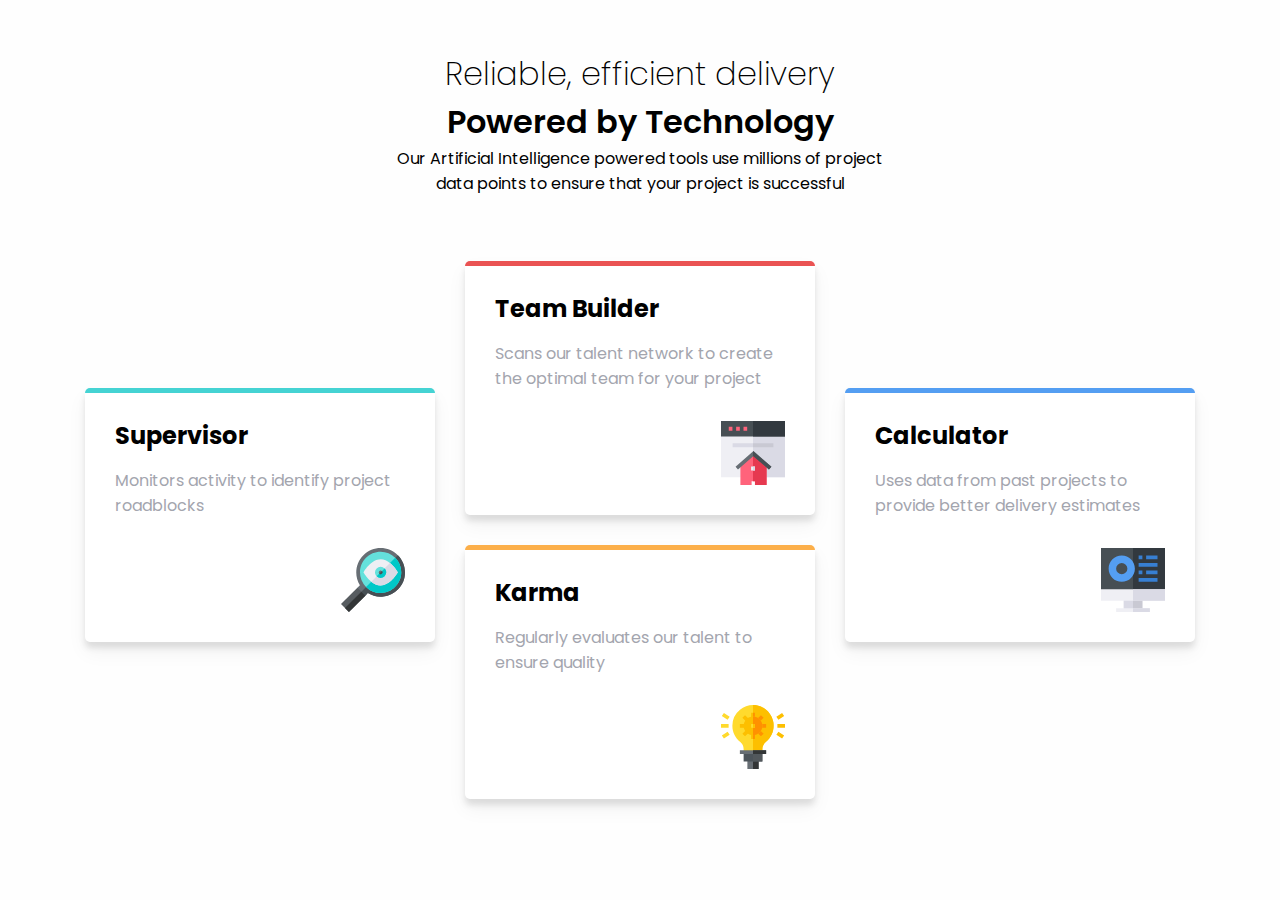
<file: Pagina Projetos/index.html>
<!DOCTYPE html>
<html lang="en">

<head>
  <meta charset="UTF-8">
  <meta name="viewport" content="width=device-width, initial-scale=1.0">
  <link rel="icon" type="image/png" sizes="32x32" href="favicon-32x32.png">
  <link rel="stylesheet" href="styleprojetos.css">
</head>

<body>
  <header>
  <h1>Reliable, efficient delivery 
  <span>Powered by Technology</span> 
  </h1>
  Our Artificial Intelligence powered tools use millions of project data points to ensure that your project is successful
</header>

  <div class="container">
    <div class="box box-cyan box-sides">
      <h2>Supervisor</h3>
      <p>Monitors activity to identify project roadblocks</p>
      <img src="icon-supervisor.svg" alt="">
    </div>
    <div class="box box-red">
      <h2>Team Builder</h2>
      <p>Scans our talent network to create the optimal team for your project</p>
      <img src="icon-team-builder.svg" alt="">
    </div>
    <div class="box box-blue box-sides">
      <h2>Calculator</h2>
      <p>Uses data from past projects to provide better delivery estimates</p>
      <img src="icon-calculator.svg" alt="">
    </div>
    <div class="box box-orange">
      <h2>Karma</h2>
      <p>Regularly evaluates our talent to ensure quality</p>
      <img src="icon-karma.svg" alt="">
    </div>
  </div>
</body>
</html>
</file>
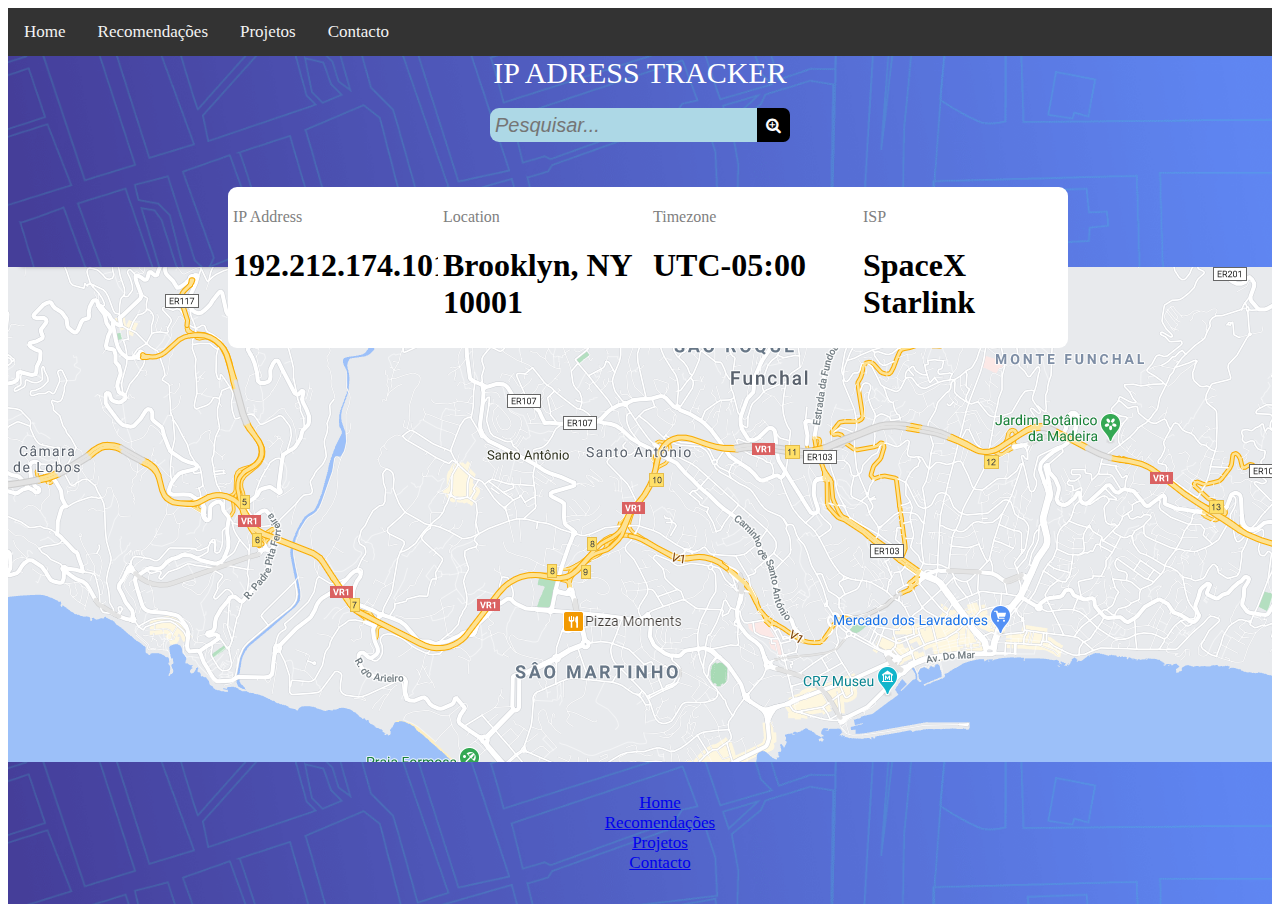
<file: Pagina Contactos/contactos.html>
<!DOCTYPE html>
<html lang="en">
<head>
  <meta charset="UTF-8">
  <meta name="viewport" content="width=device-width, initial-scale=1.0"> 
  <link rel="icon" type="image/png" sizes="32x32" href="./images/favicon-32x32.png">
  <link rel="stylesheet" href="stylecontactos.css">
  <link rel="stylesheet" href="https://stackpath.bootstrapcdn.com/font-awesome/4.7.0/css/font-awesome.min.css" integrity="sha384-wvfXpqpZZVQGK6TAh5PVlGOfQNHSoD2xbE+QkPxCAFlNEevoEH3Sl0sibVcOQVnN" crossorigin="anonymous">
  <title>Contact Page</title>

</head>
<body>
  <header>
    <div class="topnav">
      <a href="index.html">Home</a>
      <a href="#">Recomendações</a>
      <a href="#">Projetos</a>
      <a href="contactos.html">Contacto</a>
    </div>
  </header>

  <div class="background">
    <div class="titleformat">IP ADRESS TRACKER</div>
    <br>
    <div class="searchbox1">
      <input type="text" id="search" placeholder="Pesquisar..."/>
      <i class="fa fa-search-plus searchbox2" aria-hidden="true"></i>
    </div>
  </div> 
    <div class="format">
      <div class="searchup" style="border-top-left-radius: 9px; border-bottom-left-radius: 9px;">
        <p>IP Address</p>
        <h1>192.212.174.101</h1>
      </div>
      <div class="searchup">
        <p>Location</p>
        <h1>Brooklyn, NY 10001</h1>
      </div>
      <div class="searchup">
        <p>Timezone</p>
        <h1>UTC-05:00</h1>
      </div>
      <div class="searchup" style="border-top-right-radius: 9px; border-bottom-right-radius: 9px;">
        <p>ISP</p>
        <h1>SpaceX Starlink</h1>
      </div>
    </div>

    <div class="imagem"></div>

    <footer class="footer-area" style="background-image: url(pattern-bg.png);background-size: cover;">
      <div class="row">
        <div class="footer-nav">
            <ul style="list-style-type:none">
                <li><a href="index.html">Home</a></li>
                <li><a href="#">Recomendações</a></li>
                <li><a href="#">Projetos</a></li>
                <li><a href="contactos.html">Contacto</a></li>
            </ul>
        </div>
      </div>
    </footer>
</body>
</html>
</file>
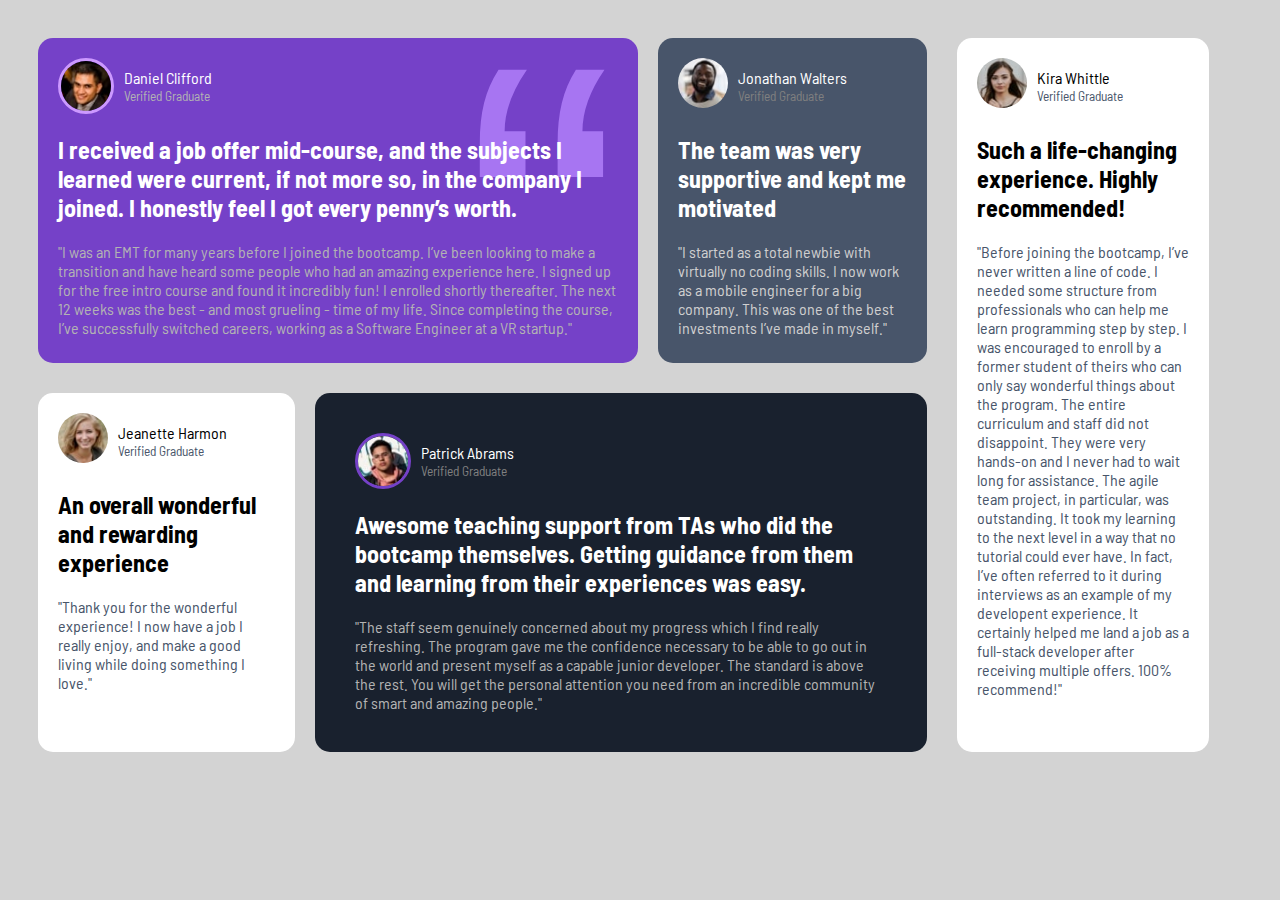
<file: Pagina Recomendações/recomendacoes.html>
<!DOCTYPE html>
<html lang="en">

<head>
  <meta charset="UTF-8">
  <meta name="viewport" content="width=device-width, initial-scale=1.0">
  <link href='https://fonts.googleapis.com/css?family=Barlow Semi Condensed' rel='stylesheet'>
  <link rel="icon" type="image/png" sizes="32x32" href="favicon-32x32.png">
  <link rel="stylesheet" href="stylerecomendacoes.css">
</head>

<body>

  <div class="area1">
    <div class="dflex">
      <div class="area4">
        <div class="dflex">
        <img class="imageborderdaniel" src="image-daniel.jpg" alt="">
        <div>
          <div class="name textfamily">
        Daniel Clifford
          </div>

  <small class="textfamily" style="color: hsl(0, 0%, 70%)">Verified Graduate</small>
        </div>
        </div>
        <div>
  <h2 class="textfamily">I received a job offer mid-course, and the subjects I learned
     were current, if not more so, in the company I joined.
      I honestly feel I got every penny’s worth.</h2>
        </div>
        <div>
  <p class="textfamily"  style="color: hsl(0, 0%, 70%)">"I was an EMT for many years before I joined the bootcamp. I’ve been looking to make a 
  transition and have heard some people who had an amazing experience here. I signed up for
   the free intro course and found it incredibly fun! I enrolled shortly thereafter. The next 12
   weeks was the best - and most grueling - time of my life. Since completing the course, I’ve
    successfully switched careers, working as a Software Engineer at a VR startup."</p>
        </div>
      </div>
      <div class="area3">
        <div class="dflex">
        <img class="image" src="image-jonathan.jpg" alt="">
        <div>
          <div class="name textfamily">
        Jonathan Walters
      </div>
  <small class="textfamily" style="color: hsl(0, 0%, 50%)">Verified Graduate</small>
        </div>
        </div>
        <div>
  <h2 class="textfamily">The team was very
     supportive and kept me
      motivated</h2>
        </div>
        <div class="textfamily" style="color: hsl(0, 0%, 81%)">
  "I started as a total newbie
   with virtually no coding skills. I now work
   as a mobile engineer for a big
    company. This was one of the best
     investments I’ve made in myself."
        </div>
      </div>
    </div>
    <div class="dflex">
      <div class="area6">
        <div class="dflex">
        <img class="image" src="image-jeanette.jpg" alt="">
        <div>
          <div class="name textfamily">
        Jeanette Harmon
          </div>
  <small class="textfamily" style="color: hsl(217, 19%, 35%)">Verified Graduate</small>
        </div>
        </div>
        <div>
  <h2 class="textfamily">An overall wonderful
     and rewarding 
      experience</h2>
        </div>
        <div class="textfamily" style="color: hsl(217, 19%, 35%)">
  "Thank you for the wonderful
  experience! I now have a job I really
   enjoy, and make a good living while
    doing something I love."
        </div>
      </div>
      <div class="area5">
        <div class="dflex">
          <img class="imageborderpatrick" src="image-patrick.jpg" alt="">
          <div>
            <div class="name textfamily">
        Patrick Abrams
            </div>
  <small class="textfamily" style="color: hsl(0, 0%, 50%)">Verified Graduate</small>
          </div>
        </div>
        <div>
  <h2 class="textfamily">Awesome teaching support from TAs who did the bootcamp
     themselves. Getting guidance from them and learning from
     their experiences was easy.</h2>
        </div>
        <div class="textfamily" style="color: hsl(0, 0%, 70%)">
  "The staff seem genuinely concerned about my progress which I find really refreshing. The
   program gave me the confidence necessary to be able to go out in the world and present
    myself as a capable junior developer. The standard is above the rest. You will get the
     personal attention you need from an incredible community of smart and amazing people."
        </div>
      </div>
    </div>
  </div>
  <div class="area2">
    <div class="dflex">
    <img class="image" src="image-kira.jpg" alt="">
    <div>
      <div class="name textfamily">
    Kira Whittle
      </div>
  <small class="textfamily" style="color: hsl(217, 19%, 35%)">Verified Graduate</small>
    </div>
    </div>
    <div>
  <h2 class="textfamily">Such a life-changing
     experience. Highly
    recommended!</h2>
    </div>
    <div class="textfamily" style="color: hsl(217, 19%, 35%)">
  "Before joining the bootcamp, I’ve
  never written a line of code. I needed
  some structure from professionals
  who can help me learn programming
  step by step. I was encouraged to
  enroll by a former student of theirs
  who can only say wonderful things
  about the program. The entire
  curriculum and staff did not
  disappoint. They were very hands-on
  and I never had to wait long for
  assistance. The agile team project, in
  particular, was outstanding. It took
  my learning to the next level in a way
  that no tutorial could ever have. In
  fact, I’ve often referred to it during
  interviews as an example of my
  developent experience. It certainly
  helped me land a job as a full-stack
  developer after receiving multiple
  offers. 100% recommend!"
    </div>
  </div>
</body>
</html>
</file>
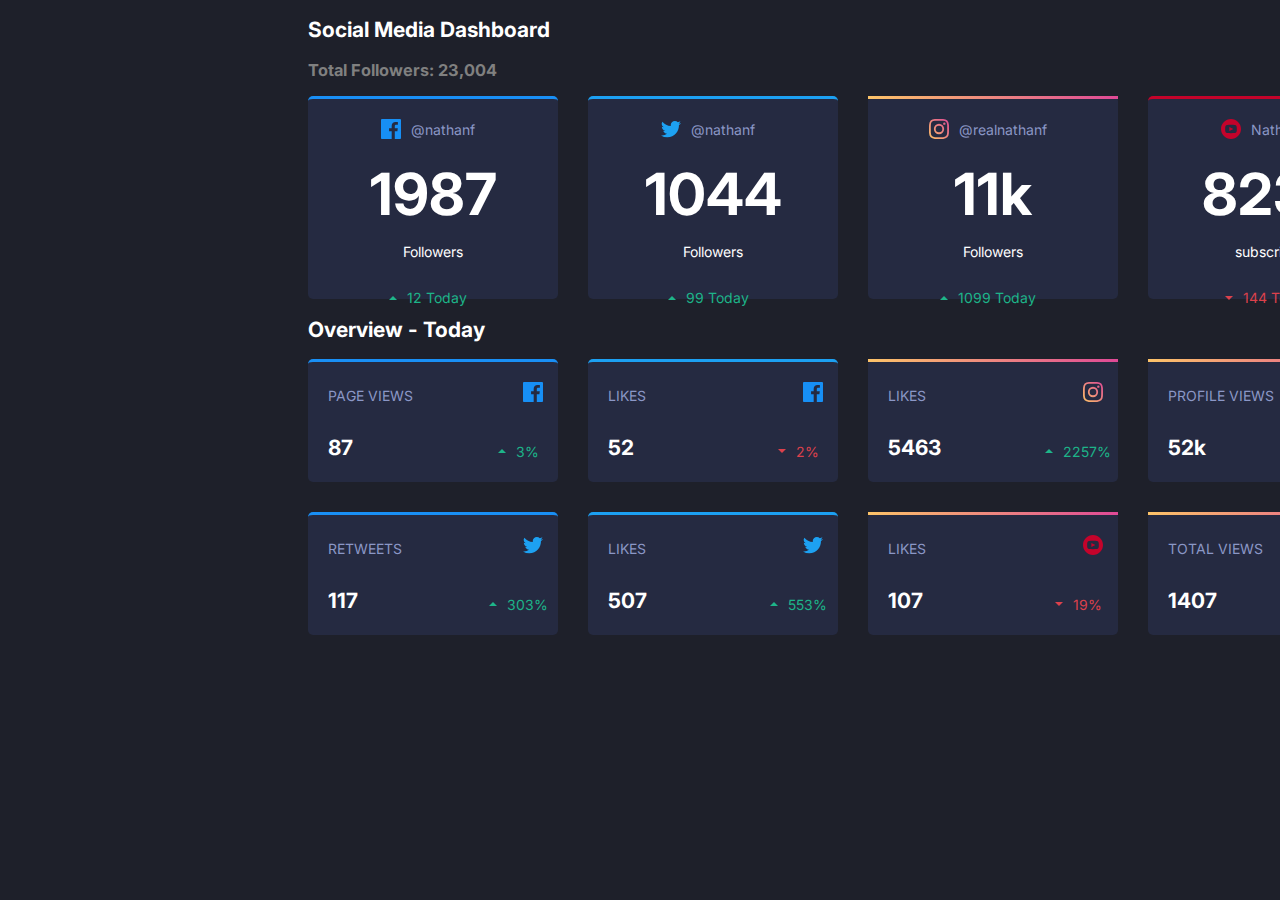
<file: Pagina Social Media/social.html>
<!DOCTYPE html>
<html lang="en">

<head>
  <meta charset="UTF-8">
  <meta name="viewport" content="width=device-width, initial-scale=1.0">
  <link rel="icon" type="image/png" sizes="32x32" href="./images/favicon-32x32.png">
  <link rel="preconnect" href="https://fonts.gstatic.com">
  <link href="https://fonts.googleapis.com/css2?family=Inter:wght@400;700&display=swap" rel="stylesheet">
  <link rel="stylesheet" href="stylesocial.css">
</head>

<body>
  <h2 class="title">Social Media Dashboard</h2>
  <h3 class="subtitle">Total Followers: 23,004</h3>
  <div class='box1'>
    <div class='facebook'>
      <div class='handle'>
        <img src="icon-facebook.svg" alt="">
        <p class='name'>@nathanf</p>
      </div>
      <div class='followers'>
        <h1>1987</h1>
        <p class= 'textfollowers'>Followers</p>
      </div>
      <div class='arrowtext'>
        <img class='arrow' src="icon-up.svg" alt="">
        <p class='textgreen'>12 Today</p>
      </div>
    </div>
    <div class='twitter'>
      <div class='handle'>
        <img src="icon-twitter.svg" alt="">
        <p class='name'>@nathanf</p>
      </div>
      <div class='followers'>
        <h1>1044</h1>
        <p class= 'textfollowers'>Followers</p>
      </div>
      <div class='arrowtext'>
        <img class='arrow' src="icon-up.svg" alt="">
        <p class='textgreen'>99 Today</p>
      </div>
    </div>
    <div class='instagram'>
      <div class='handle'>
        <img src="icon-instagram.svg" alt="">
        <p class='name'>@realnathanf</p>
      </div>
      <div class='followers'>
        <h1>11k</h1>
        <p class= 'textfollowers'>Followers</p>
      </div>
      <div class='arrowtext'>
        <img class='arrow' src="icon-up.svg" alt="">
        <p class='textgreen'>1099 Today</p>
      </div>
    </div>
    <div class='youtube'>
      <div class='handle'>
        <img src="icon-youtube.svg" alt="">
        <p class='name'>Nathan F.</p>
      </div>
      <div class='followers'>
        <h1>8239</h1>
        <p class= 'textfollowers'>subscribers</p>
      </div>
      <div class='arrowtext'>
        <img class='arrow' src="icon-down.svg" alt="">
        <p class='textred'>144 Today</p>
      </div>
    </div>
  </div>
  
  <h2 class="title">Overview - Today</h2>
  <div class='box2'>
    <div class='facebook1'>
      <div class='handle1'>
        <img src="icon-facebook.svg" alt="">
      </div>
      <div class='num'>
        <p class= 'info'>Page Views</p>
        <h2>87</h2>
      </div>
      <div class='arrowtext1'>
        <img class='arrow' src="icon-up.svg" alt="">
        <p class='textgreen'>3%</p>
      </div>
    </div>
    <div class='facebook2'>
      <div class='handle1'>
        <img src="icon-facebook.svg" alt="">
      </div>
      <div class='num'>
        <p class= 'info'>Likes</p>
        <h2>52</h2>
      </div>
      <div class='arrowtext1'>
        <img class='arrow' src="icon-down.svg" alt="">
        <p class='textred'>2%</p>
      </div>
    </div>  
    <div class='instagram1'>
      <div class='handle1'>
        <img src="icon-instagram.svg" alt="">
      </div>
      <div class='num'>
        <p class= 'info'>Likes</p>
        <h2>5463</h2>
      </div>
      <div class='arrowtext1'>
        <img class='arrow' src="icon-up.svg" alt="">
        <p class='textgreen'>2257%</p>
      </div>
    </div>
    <div class='instagram2'>
      <div class='handle1'>
        <img src="icon-instagram.svg" alt="">
      </div>
      <div class='num'>
        <p class= 'info'>Profile Views</p>
        <h2>52k</h2>
      </div>
      <div class='arrowtext1'>
        <img class='arrow' src="icon-up.svg" alt="">
        <p class='textgreen'>1375%</p>
      </div>
    </div>
    <div class='facebook1'>
      <div class='handle1'>
        <img src="icon-twitter.svg" alt="">
      </div>
      <div class='num'>
        <p class= 'info'>Retweets</p>
        <h2>117</h2>
      </div>
      <div class='arrowtext1'>
        <img class='arrow' src="icon-up.svg" alt="">
        <p class='textgreen'>303%</p>
      </div>
    </div>
    <div class='facebook2'>
      <div class='handle1'>
        <img src="icon-twitter.svg" alt="">
      </div>
      <div class='num'>
        <p class= 'info'>Likes</p>
        <h2>507</h2>
      </div>
      <div class='arrowtext1'>
        <img class='arrow' src="icon-up.svg" alt="">
        <p class='textgreen'>553%</p>
      </div>
    </div>
    <div class='instagram1'>
      <div class='handle1'>
        <img src="icon-youtube.svg" alt="">
      </div>
      <div class='num'>
        <p class= 'info'>Likes</p>
        <h2>107</h2>
      </div>
      <div class='arrowtext1'>
        <img class='arrow' src="icon-down.svg" alt="">
        <p class='textred'>19%</p>
      </div>
    </div>
    <div class='instagram2'>
      <div class='handle1'>
        <img src="icon-youtube.svg" alt="">
      </div>
      <div class='num'>
        <p class= 'info'>Total Views</p>
        <h2>1407</h2>
      </div>
      <div class='arrowtext1'>
        <img class='arrow' src="icon-down.svg" alt="">
        <p class='textred'>12%</p>
      </div>
    </div>
  </div>
</body>
</html>
</file>
<file: Pagina Projetos/styleprojetos.css>
@import url('https://fonts.googleapis.com/css?family=Poppins:300,500&display=swap');

* {
	box-sizing: border-box;
}

body {
	background: #fefefe;
	font-family: 'Poppins', sans-serif;
	margin-bottom: 50px;
}

header{
    margin: 50px auto;
    max-width: 500px;
    text-align: center;
}
.container {
    display: flex;
    flex-wrap: wrap;
	width: 1200px;
	margin:0 auto;
    max-width: 100%;
    justify-content: center;
}
.box{
    background-color: #fff;
    box-shadow: 0 10px 20px rgba(0, 0, 0, 0.05), 0 6px 6px rgba(0, 0, 0, 0.1);
    border-radius: 5px;
    position: relative;
    padding: 30px;
    overflow: hidden;
    width: 350px;
    margin: 15px;
}
.box::after{
    content: '';
    position: absolute;
    top: 0;
    left: 0;
    height: 5px;
    width: 100%;
}
.box-cyan::after{
    background-color: hsl(180, 62%, 55%)
}
.box-red::after{
    background-color: hsl(0, 78%, 62%);
}
.box-orange::after{
    background-color: hsl(34, 97%, 64%);
}
.box-blue::after{
    background-color: hsl(212, 86%, 64%);
}
.box-sides{
    transform: translateY(50%);
}
.box h2{
    margin: 0;
}

.box img{
    display: block;
    margin-left: auto;
}
.box p{
    margin: 15px 0 30px;
}

h1 {
    font-weight: 200;
	margin: 0;
}

h1 span {
	font-weight: 600;
}

p{
color: hsl(229, 6%, 66%);
}

@media (max-width: 775px){
    .box-sides{
        transform: translateY(0);
    }
}
</file>
<file: Pagina Contactos/stylecontactos.css>
.background{
    background: url(pattern-bg.png);
    background-size: cover;
    
}

.titleformat{
    display: flex;
    flex-direction: row;
    justify-content: center;
    font-size: 30px;
    color: white;
}

.searchbox1{
    display: flex;
    flex-direction: row;
    justify-content: center;
    padding-bottom: 125px;;
}

.searchbox2{
    padding: 9px;
    background-color: black;
    color: white;
    font-size: 0.7rem;
    border-top-right-radius: 20%;
    border-bottom-right-radius: 20%;
}

#search{
    background-color: lightblue;
    padding-left:5px;
    font-style:italic;
    font-size:20px;
    border:none;
    height:32px;
    width:260px;
    border-top-left-radius: 9px;
    border-bottom-left-radius: 9px;
}

.searchup{
    border: 5px outset transparent;
    background-color: white; 
    width: 200px;
    font:  arial;
}

p{
      color: gray;
}

.format{
    display: flex;
    justify-content: center;
    position: absolute;
    margin-top: -80px;
    width: 100%;
    z-index: 100;
}

.imagem{
    position: relative;
    width: auto;
    height: 55vh;
    overflow: hidden;
    background: url(mapa.png);
    background-repeat: no-repeat;
    z-index: 10;
}

.topnav{
    background-color: #333;
    overflow: hidden;
}

.topnav a{
    float: left;
    color: #f2f2f2;
    text-align: center;
    padding: 14px 16px;
    text-decoration: none;
    font-size: 17px;
}

.topnav a:hover{
    background-color: #ddd;
    color: black;
}

.footer-nav{
    color: #f2f2f2;
    text-align: center;
    padding: 14px 16px;
    text-decoration: none;
    font-size: 17px;  
}

@media only screen and (max-width:620px){
    .format{
    width: 100%;
    display: block;
    }
}
</file>
<file: Pagina Recomendações/stylerecomendacoes.css>
div{
    margin:10px;    
}

body{
    display: flex;
    background-color: lightgrey;
}

.area1{
    width: 80%;
}

.area2{
    width: 20%;
    background-color: hsl(0, 0%, 100%);
    padding: 10px;
    border-radius: 15px;
    color: black;
    margin: 30px 5% 30px 0;
}

.area3{
    width: 30%;
    background-color: hsl(217, 19%, 35%);
    padding: 10px;
    border-radius: 15px;
    color: white;
}

.area4{
    width: 70%;
    background-color: hsl(263, 55%, 52%);
    padding: 10px;
    border-radius: 15px;
    color: white;
    position: relative;
}

.area4::before{
    position: absolute;
    content: "\201C";
    top: -2.75rem;
    right: 1rem;
    line-height: 1;
    font-size: 30rem;
    color:  rgb(167,117,242);
    font-family: sans-serif;
    z-index: 1;
}

.area5{
    width: 70%;
    background-color:hsl(219, 29%, 14%);
    padding: 30px;
    border-radius: 15px;
    color: white;
}

.area6{
    width: 30%;
    background-color: hsl(0, 0%, 100%);
    padding: 10px;
    border-radius: 15px;
    color: black;
}

.dflex{
    display: flex;
}

.image{
    width: 50px;
    height: 50px;
    border-radius: 100%;
}

.imageborderdaniel{
    width: 50px;
    height: 50px;
    border-radius: 100%;
    border: 3px solid hsl(270, 100%, 80%); 
}

.imageborderpatrick{
    width: 50px;
    height: 50px;
    border-radius: 100%;
    border: 3px solid hsl(263, 55%, 52%); 
}

.name{
    padding: 0;
    margin:0;
}
  
.textfamily{
    font-family: 'Barlow Semi Condensed';
    position: relative;
    z-index: 10;
}
  
@media only screen and (max-width: 740px){
    body, .dflex{
      display: block;
}

.area6,.area1,.area2,.area3,.area4,.area5 .area2{
      width:100%;
      margin:0;
}

}
</file>
<file: Pagina Social Media/stylesocial.css>
.title{
    margin-left:300px 
}

.subtitle{
    margin-left: 300px;
    color:gray;
}

.box1{
    display: grid;
    grid-template-columns: repeat(5, [col-start] 250px [col-end]);
    grid-template-rows: 2;
    grid-gap: 30px;
    width: 1000px;
}

.handle{
    height: 60px;
    display: flex;
    justify-content: center;
    align-items: center;
}

.handle1{
    height: 60px;
    display: flex;
    justify-content: center;
    align-items: center;
    margin-left: 200px;
}

.name{
    color: hsl(228, 34%, 66%);
    margin: 10px;
}

.followers{
    display: flex;
    flex-direction: column;
    justify-content: center;
    align-items: center;
}

.textfolowers{
    text-transform: uppercase;
    letter-spacing: 5px;
    color: hsl(228, 34%, 66%);
    margin: 0;
}

.arrowtext1{
    display: flex;
    flex-direction: row;
    justify-content: center;
    align-items: center;
    margin-left: 180px;
    margin-top: -50px;
}

.info{
    text-transform: uppercase;
    text-align: left;
    color: hsl(228, 34%, 66%);
    margin-top: -35px;
}

.num{
    display: flex;
    flex-direction: column;
    justify-content: left;
    align-items: left;
    margin-left: 20px;
}

.box2{
    display: grid;
    grid-template-columns: repeat(5, [col-start] 250px [col-end]);
    grid-template-rows: 5;
    grid-gap: 30px;

    width: 1000px;
}

body{
    color: white;
    background-color: hsl(230, 17%, 14%);
    font-family: 'Inter', sans-serif;
    font-size: 14px;
}

h1{
    font-size: 58px;
    padding: 0;
    margin: 0;
}

.arrowtext{
    display: flex;
    flex-direction: row;
    justify-content: center;
    align-items: center;
}

.textred{
    color: hsl(356, 69%, 56%);
    margin: 10px;
    margin-top: 15px;
}

.textgreen{
    color: hsl(163, 72%, 41%);
    margin: 10px;
    margin-top: 15px;
}

.arrow{
    margin-top: 5px;
}

.instagram1{
    height: 120px;
    width: 250px;
    background-color: hsl(228, 28%, 20%);
    border-radius: 5px;
    border-top: 3px solid transparent;
    border-image: linear-gradient(to right, hsl(37, 97%, 70%), hsl(329, 70%, 58%));
    border-image-slice: 1;
    grid-column: 3/4;
    margin-left: 300px;
}

.instagram2{
    height: 120px;
    width: 250px;
    background-color: hsl(228, 28%, 20%);
    border-radius: 5px;
    border-top: 3px solid transparent;
    border-image: linear-gradient(to right, hsl(37, 97%, 70%), hsl(329, 70%, 58%));
    border-image-slice: 1;
    grid-column: 4/5;
    margin-left: 300px;
}

.facebook{
    height: 200px;
    width: 250px;
    background-color: hsl(228, 28%, 20%);
    border-radius: 5px;
    border-top: 3px solid hsl(208, 92%, 53%);
    grid-column: 1/2;
    margin-left: 300px;
}

.facebook1{
    height: 120px;
    width: 250px;
    background-color: hsl(228, 28%, 20%);
    border-radius: 5px;
    border-top: 3px solid hsl(208, 92%, 53%);
    grid-column: 1/2;
    margin-left: 300px;
}

.facebook2 {
    height: 120px;
    width: 250px;
    background-color: hsl(228, 28%, 20%);
    border-radius: 5px;
    border-top: 3px solid hsl(203, 89%, 53%);
    grid-column: 2/3;
    margin-left:300px;
}

.twitter{
    height: 200px;
    width: 250px;
    background-color: hsl(228, 28%, 20%);
    border-radius: 5px;
    border-top: 3px solid hsl(203, 89%, 53%);
    grid-column: 2/3;
    margin-left:300px;
}

.instagram{
    height: 200px;
    width: 250px;
    background-color: hsl(228, 28%, 20%);
    border-radius: 5px;
    border-top: 3px solid transparent;
    border-image: linear-gradient(to right, hsl(37, 97%, 70%), hsl(329, 70%, 58%));
    border-image-slice: 1;
    grid-column: 3/4;
    margin-left: 300px;
}

.youtube{
    height: 200px;
    width: 250px;
    background-color: hsl(228, 28%, 20%);
    border-radius: 5px;
    border-top: 3px solid hsl(348, 97%, 39%);
    grid-column: 4/5;
    margin-left: 300px;
}
</file>
